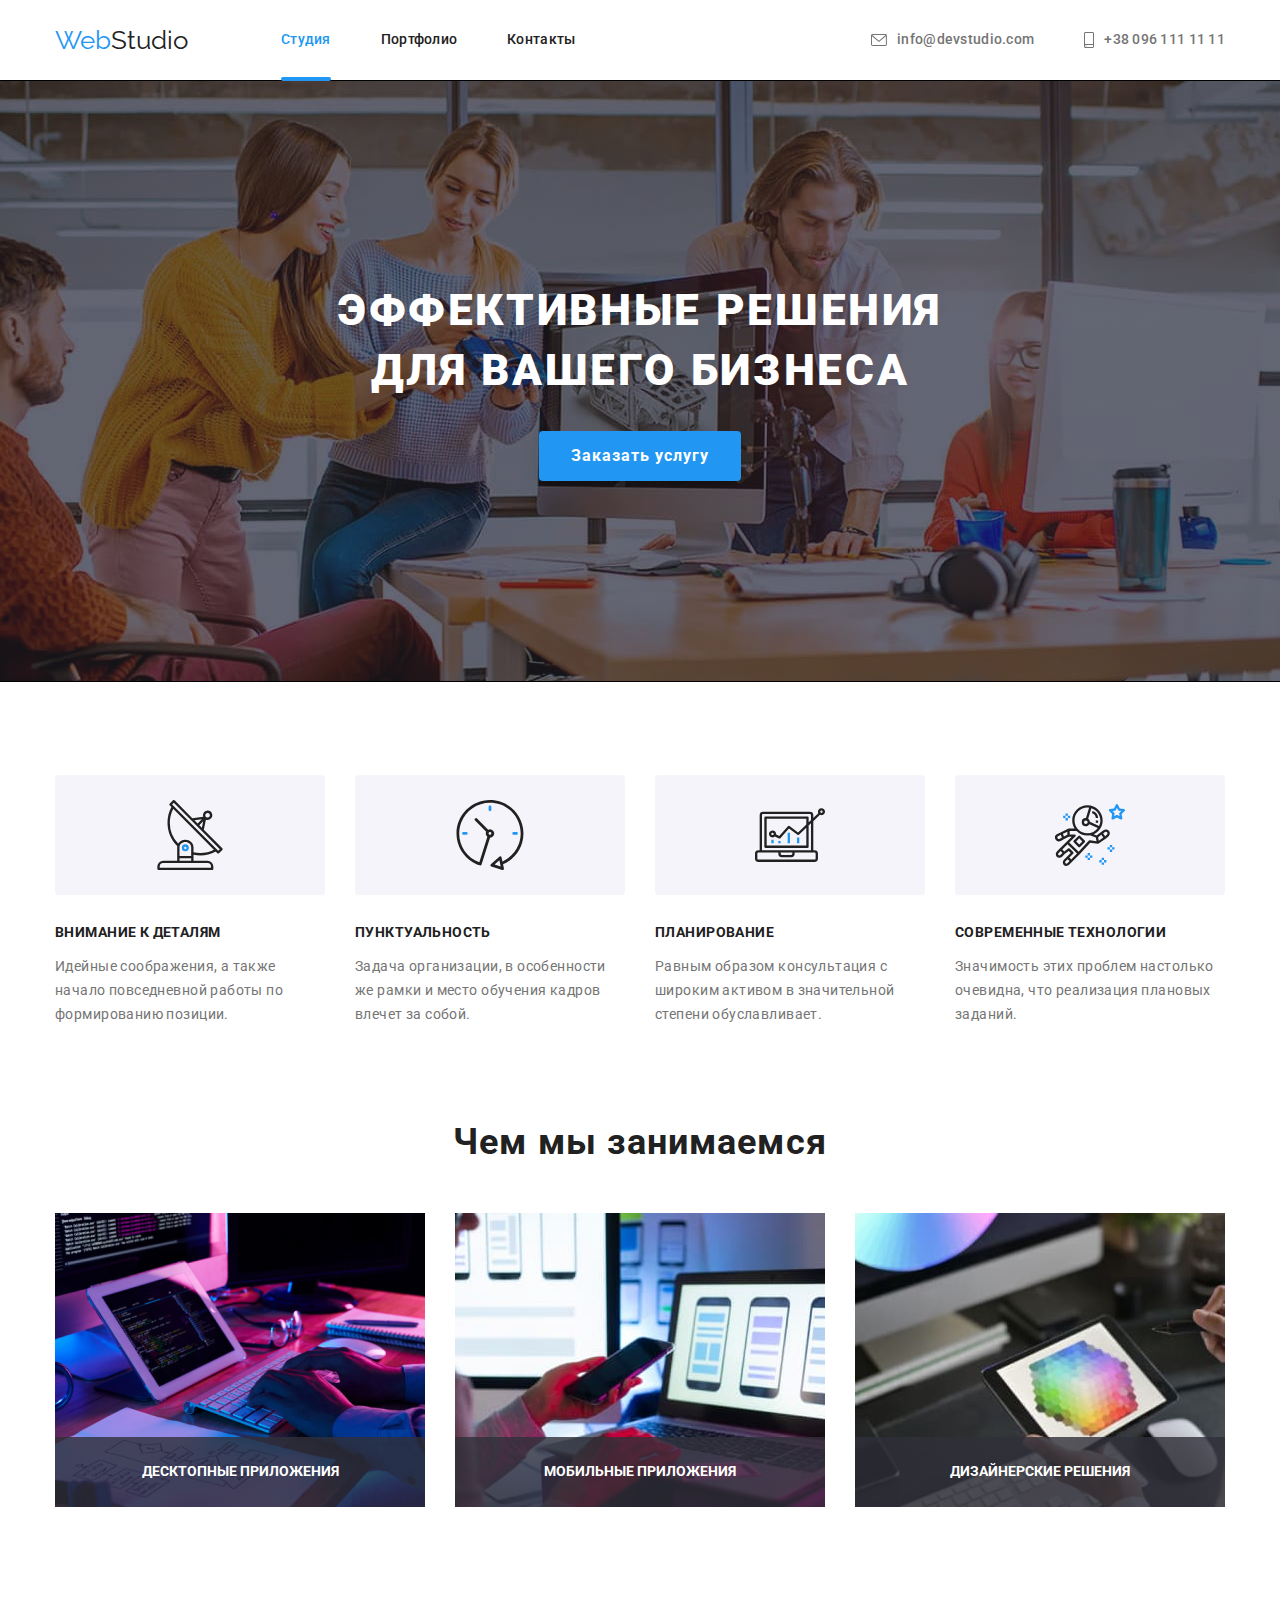
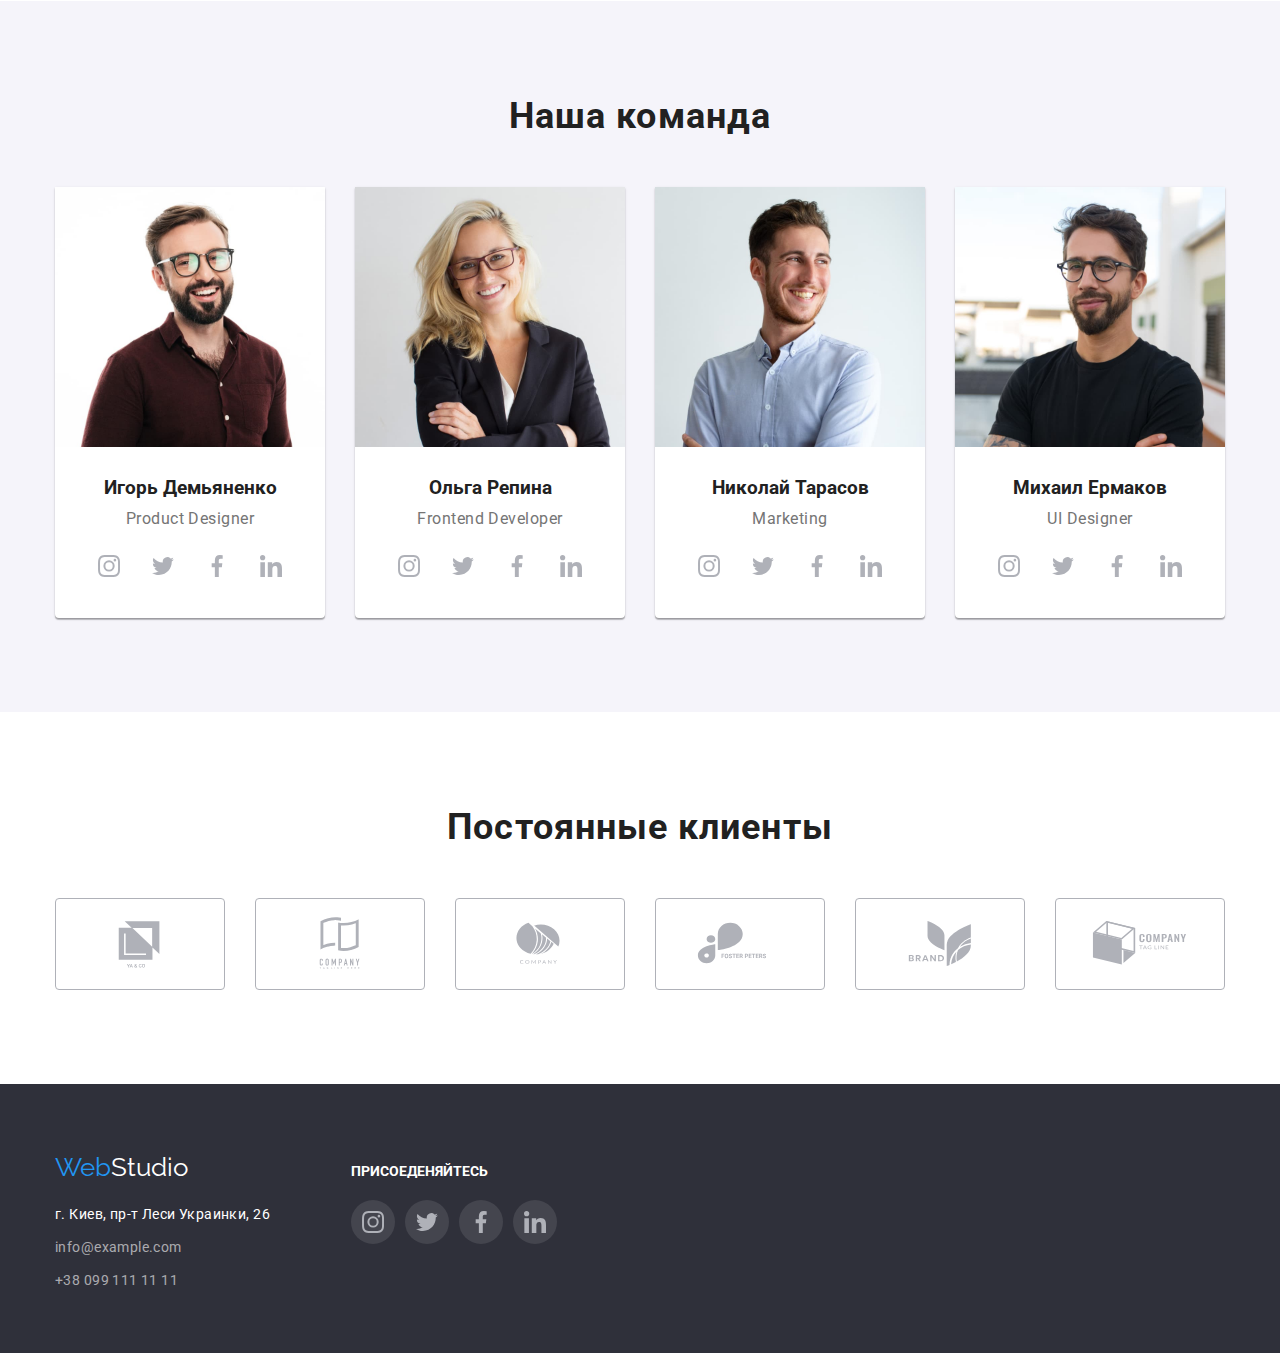
<file: index.html>
<!DOCTYPE html>
<html lang="ru">
  <head>
    <meta charset="UTF-8" />
    <meta http-equiv="X-UA-Compatible" content="IE=edge" />
    <meta name="viewport" content="width=device-width, initial-scale=1.0" />
    <title>Студия</title>
    <link
      rel="preconnect"
      href="https://cdnjs.cloudflare.com/ajax/libs/modern-normalize/1.1.0/modern-normalize.min.css"
    />
    <link rel="preconnect" href="https://fonts.googleapis.com" />
    <link rel="preconnect" href="https://fonts.gstatic.com" crossorigin />
    <link
      rel="stylesheet"
      href="https://fonts.googleapis.com/css2?family=Raleway:wght@700&family=Roboto:wght@400;500;700;900&display=swap"
    />
    <link rel="stylesheet" href="./css/styles.css" />
  </head>
  <body class="page">
    <!--Навигация-->
    <header class="page-header">
      <div class="container header-container">
        <nav class="nav-container">
          <a href="/index.html" class="logo-web"
            >Web<span class="logo-studio-header">Studio</span></a
          >
          <ul class="site-nav list">
            <li class="site-nav-item">
              <a href="" class="link current">Студия</a>
            </li>
            <li class="site-nav-item">
              <a href="./portfolio.html" class="link">Портфолио</a>
            </li>
            <li class="site-nav-item"><a href="" class="link">Контакты</a></li>
          </ul>
        </nav>

        <ul class="auth-nav list">
          <li class="auth-nav-item">
            <a href="mailto:info@devstudio.com" class="auth-nav-link">
              <svg class="icon-envelopehover">
                <use href="./images/sprite.svg#icon-envelopehover"></use>
              </svg>
              info@devstudio.com</a
            >
          </li>

          <li class="auth-nav-item">
            <a href="tel:+380961111111" class="auth-nav-link">
              <svg class="icon-smartphone">
                <use href="./images/sprite.svg#icon-smartphone"></use>
              </svg>
              +38 096 111 11 11</a
            >
          </li>
        </ul>
      </div>
    </header>
    <main>
      <section class="hero">
        <div class="container">
          <h1 class="hero-title">Эффективные решения для вашего бизнеса</h1>

          <button type="button" class="button hero-button" data-modal-open>
            Заказать услугу
          </button>
          <div class="backdrop is-hidden" data-modal>
            <div class="modal">
              <button data-modal-close class="close-button">
                <svg class="icon-close">
                  <use href="./images/icon-close.svg#icon-icon-close"></use>
                </svg>
              </button>
            </div>
          </div>
        </div>
      </section>

      <!--Описание-->
      <section class="section">
        <div class="container">
          <h2 class="visually-hidden">Преимущества</h2>
          <ul class="feature-list list">
            <li class="item">
              <div class="item-icon">
                <svg class="icon-antenna">
                  <use href="./images/sprite.svg#icon-antenna"></use>
                </svg>
              </div>
              <h3 class="title">внимание к деталям</h3>
              <p class="title-text">
                Идейные соображения, а также начало повседневной работы по
                формированию позиции.
              </p>
            </li>
            <li class="item">
              <div class="item-icon">
                <svg class="icon-clock">
                  <use href="./images/sprite.svg#icon-clock"></use>
                </svg>
              </div>
              <h3 class="title">пунктуальность</h3>
              <p class="title-text">
                Задача организации, в особенности же рамки и место обучения
                кадров влечет за собой.
              </p>
            </li>
            <li class="item">
              <div class="item-icon">
                <svg class="icon-diagram">
                  <use href="./images/sprite.svg#icon-diagram"></use>
                </svg>
              </div>
              <h3 class="title">планирование</h3>
              <p class="title-text">
                Равным образом консультация с широким активом в значительной
                степени обуславливает.
              </p>
            </li>
            <li class="item">
              <div class="item-icon">
                <svg class="icon-astronaut">
                  <use href="./images/sprite.svg#icon-astronaut"></use>
                </svg>
              </div>
              <h3 class="title">современные технологии</h3>
              <p class="title-text">
                Значимость этих проблем настолько очевидна, что реализация
                плановых заданий.
              </p>
            </li>
          </ul>
        </div>
      </section>

      <!--Чем занимаемся-->
      <section class="section section-work">
        <div class="container">
          <h2 class="section-title">Чем мы занимаемся</h2>
          <ul class="what-we-do list">
            <li class="item-list">
              <div class="text-box">
                <img
                  src="images/img1.jpg"
                  alt="Пишем код на ноутбуке"
                  width="370"
                />
                <div class="text-item text-box-propities">
                  <p class="text">десктопные приложения</p>
                </div>
              </div>
            </li>
            <li class="item-list">
              <div class="text-box">
                <img
                  src="images/img2.jpg"
                  alt="Выбираем дизайн смартфона"
                  width="370"
                />
                <div class="text-item text-box-propities">
                  <p class="text">мобильные приложения</p>
                </div>
              </div>
            </li>
            <li class="item-list">
              <div class="text-box">
                <img
                  src="images/img3.jpg"
                  alt="Выбираем палитру цветов"
                  width="370"
                />
                <div class="text-item text-box-propities">
                  <p class="text">дизайнерские решения</p>
                </div>
              </div>
            </li>
          </ul>
        </div>
      </section>

      <!--Команда-->
      <section class="section team-container">
        <div class="container">
          <h2 class="team-title">Наша команда</h2>
          <ul class="team-list">
            <li class="team-item">
              <img
                src="./images/photo1.jpg"
                alt="ihor-demyanenko"
                width="270"
              />
              <div class="team-info">
                <h3 class="team-name">Игорь Демьяненко</h3>

                <p class="team-work">Product Designer</p>
                <ul class="team-socials">
                  <li class="socials-icon">
                    <a href="#" class="socials-link">
                      <svg class="icon-instagram">
                        <use href="./images/sprite.svg#icon-instagram"></use>
                      </svg>
                    </a>
                  </li>
                  <li class="socials-icon">
                    <a href="#" class="socials-link">
                      <svg class="icon-twitter">
                        <use href="./images/sprite.svg#icon-twitter"></use>
                      </svg>
                    </a>
                  </li>
                  <li class="socials-icon">
                    <a href="#" class="socials-link">
                      <svg class="icon-facebook">
                        <use href="./images/sprite.svg#icon-facebook"></use>
                      </svg>
                    </a>
                  </li>
                  <li class="socials-icon">
                    <a href="#" class="socials-link">
                      <svg class="icon-linkedin">
                        <use href="./images/sprite.svg#icon-linkedin"></use>
                      </svg>
                    </a>
                  </li>
                </ul>
              </div>
            </li>
            <li class="team-item">
              <img src="./images/photo2.jpg" alt="olha-repina" width="270" />
              <div class="team-info">
                <h3 class="team-name">Ольга Репина</h3>

                <p class="team-work">Frontend Developer</p>
                <ul class="team-socials">
                  <li class="socials-icon">
                    <a href="#" class="socials-link">
                      <svg class="icon-instagram">
                        <use href="./images/sprite.svg#icon-instagram"></use>
                      </svg>
                    </a>
                  </li>
                  <li class="socials-icon">
                    <a href="#" class="socials-link">
                      <svg class="icon-twitter">
                        <use href="./images/sprite.svg#icon-twitter"></use>
                      </svg>
                    </a>
                  </li>
                  <li class="socials-icon">
                    <a href="#" class="socials-link">
                      <svg class="icon-facebook">
                        <use href="./images/sprite.svg#icon-facebook"></use>
                      </svg>
                    </a>
                  </li>
                  <li class="socials-icon">
                    <a href="#" class="socials-link">
                      <svg class="icon-linkedin">
                        <use href="./images/sprite.svg#icon-linkedin"></use>
                      </svg>
                    </a>
                  </li>
                </ul>
              </div>
            </li>
            <li class="team-item">
              <img
                src="./images/photo3.jpg"
                alt="nikolay-tarasov"
                width="270"
              />
              <div class="team-info">
                <h3 class="team-name">Николай Тарасов</h3>

                <p class="team-work">Marketing</p>
                <ul class="team-socials">
                  <li class="socials-icon">
                    <a href="#" class="socials-link">
                      <svg class="icon-instagram">
                        <use href="./images/sprite.svg#icon-instagram"></use>
                      </svg>
                    </a>
                  </li>
                  <li class="socials-icon">
                    <a href="#" class="socials-link">
                      <svg class="icon-twitter">
                        <use href="./images/sprite.svg#icon-twitter"></use>
                      </svg>
                    </a>
                  </li>
                  <li class="socials-icon">
                    <a href="#" class="socials-link">
                      <svg class="icon-facebook">
                        <use href="./images/sprite.svg#icon-facebook"></use>
                      </svg>
                    </a>
                  </li>
                  <li class="socials-icon">
                    <a href="#" class="socials-link">
                      <svg class="icon-linkedin">
                        <use href="./images/sprite.svg#icon-linkedin"></use>
                      </svg>
                    </a>
                  </li>
                </ul>
              </div>
            </li>
            <li class="team-item">
              <img src="./images/photo4.jpg" alt="mihail-ermakov" width="270" />
              <div class="team-info">
                <h3 class="team-name">Михаил Ермаков</h3>

                <p class="team-work">UI Designer</p>
                <ul class="team-socials">
                  <li class="socials-icon">
                    <a href="#" class="socials-link">
                      <svg class="icon-instagram">
                        <use href="./images/sprite.svg#icon-instagram"></use>
                      </svg>
                    </a>
                  </li>
                  <li class="socials-icon">
                    <a href="#" class="socials-link">
                      <svg class="icon-twitter">
                        <use href="./images/sprite.svg#icon-twitter"></use>
                      </svg>
                    </a>
                  </li>
                  <li class="socials-icon">
                    <a href="#" class="socials-link">
                      <svg class="icon-facebook">
                        <use href="./images/sprite.svg#icon-facebook"></use>
                      </svg>
                    </a>
                  </li>
                  <li class="socials-icon">
                    <a href="#" class="socials-link">
                      <svg class="icon-linkedin">
                        <use href="./images/sprite.svg#icon-linkedin"></use>
                      </svg>
                    </a>
                  </li>
                </ul>
              </div>
            </li>
          </ul>
        </div>
      </section>

      <section class="section">
        <div class="container">
          <h2 class="clients-title">Постоянные клиенты</h2>
          <ul class="clients-list">
            <li class="clients-item">
              <a href="/" class="clients-link">
                <svg class="clients-icon">
                  <use href="./images/sprite.svg#icon-Logo1"></use>
                </svg>
              </a>
            </li>
            <li class="clients-item">
              <a href="/" class="clients-link">
                <svg class="clients-icon">
                  <use href="./images/sprite.svg#icon-Logo2"></use>
                </svg>
              </a>
            </li>
            <li class="clients-item">
              <a href="/" class="clients-link">
                <svg class="clients-icon">
                  <use href="./images/sprite.svg#icon-Logo3"></use>
                </svg>
              </a>
            </li>
            <li class="clients-item">
              <a href="/" class="clients-link">
                <svg class="clients-icon">
                  <use href="./images/sprite.svg#icon-Logo4"></use>
                </svg>
              </a>
            </li>
            <li class="clients-item">
              <a href="/" class="clients-link">
                <svg class="clients-icon">
                  <use href="./images/sprite.svg#icon-Logo5"></use>
                </svg>
              </a>
            </li>
            <li class="clients-item">
              <a href="/" class="clients-link">
                <svg class="clients-icon">
                  <use href="./images/sprite.svg#icon-Logo6"></use>
                </svg>
              </a>
            </li>
          </ul>
        </div>
      </section>
    </main>

    <!--Футер-->

    <footer class="footer">
      <div class="container footer-container">
        <div class="footer-contacts">
          <a href="./index.html" class="logo-web-footer" lang="en"
            >Web<span class="logo-footer">Studio</span></a
          >
          <address class="address-container">
            <ul class="address-list">
              <li class="link-address">
                <a href="#" class="address-map"
                  >г. Киев, пр-т Леси Украинки, 26</a
                >
              </li>
              <li class="address-link">
                <a href="mailto:info@example.com" class="address-link"
                  >info@example.com</a
                >
              </li>
              <li class="address-link">
                <a href="tel:+380991111111" class="address-link"
                  >+38 099 111 11 11</a
                >
              </li>
            </ul>
          </address>
        </div>
        <div class="footer-socials">
          <strong class="footer-title">Присоеденяйтесь</strong>
          <ul class="footer-socials-item">
            <li class="footer-socials-icon">
              <a href="#" class="footer-social-link">
                <svg class="icon-instagram">
                  <use href="./images/sprite.svg#icon-instagram"></use>
                </svg>
              </a>
            </li>
            <li class="footer-socials-icon">
              <a href="#" class="footer-social-link">
                <svg class="icon-twitter">
                  <use href="./images/sprite.svg#icon-twitter"></use>
                </svg>
              </a>
            </li>
            <li class="footer-socials-icon">
              <a href="#" class="footer-social-link">
                <svg class="icon-facebook">
                  <use href="./images/sprite.svg#icon-facebook"></use>
                </svg>
              </a>
            </li>
            <li class="footer-socials-icon">
              <a href="#" class="footer-social-link">
                <svg class="icon-linkedin">
                  <use href="./images/sprite.svg#icon-linkedin"></use>
                </svg>
              </a>
            </li>
          </ul>
        </div>
      </div>
    </footer>
    <script src="./js/modal.js"></script>
  </body>
</html>
</file>
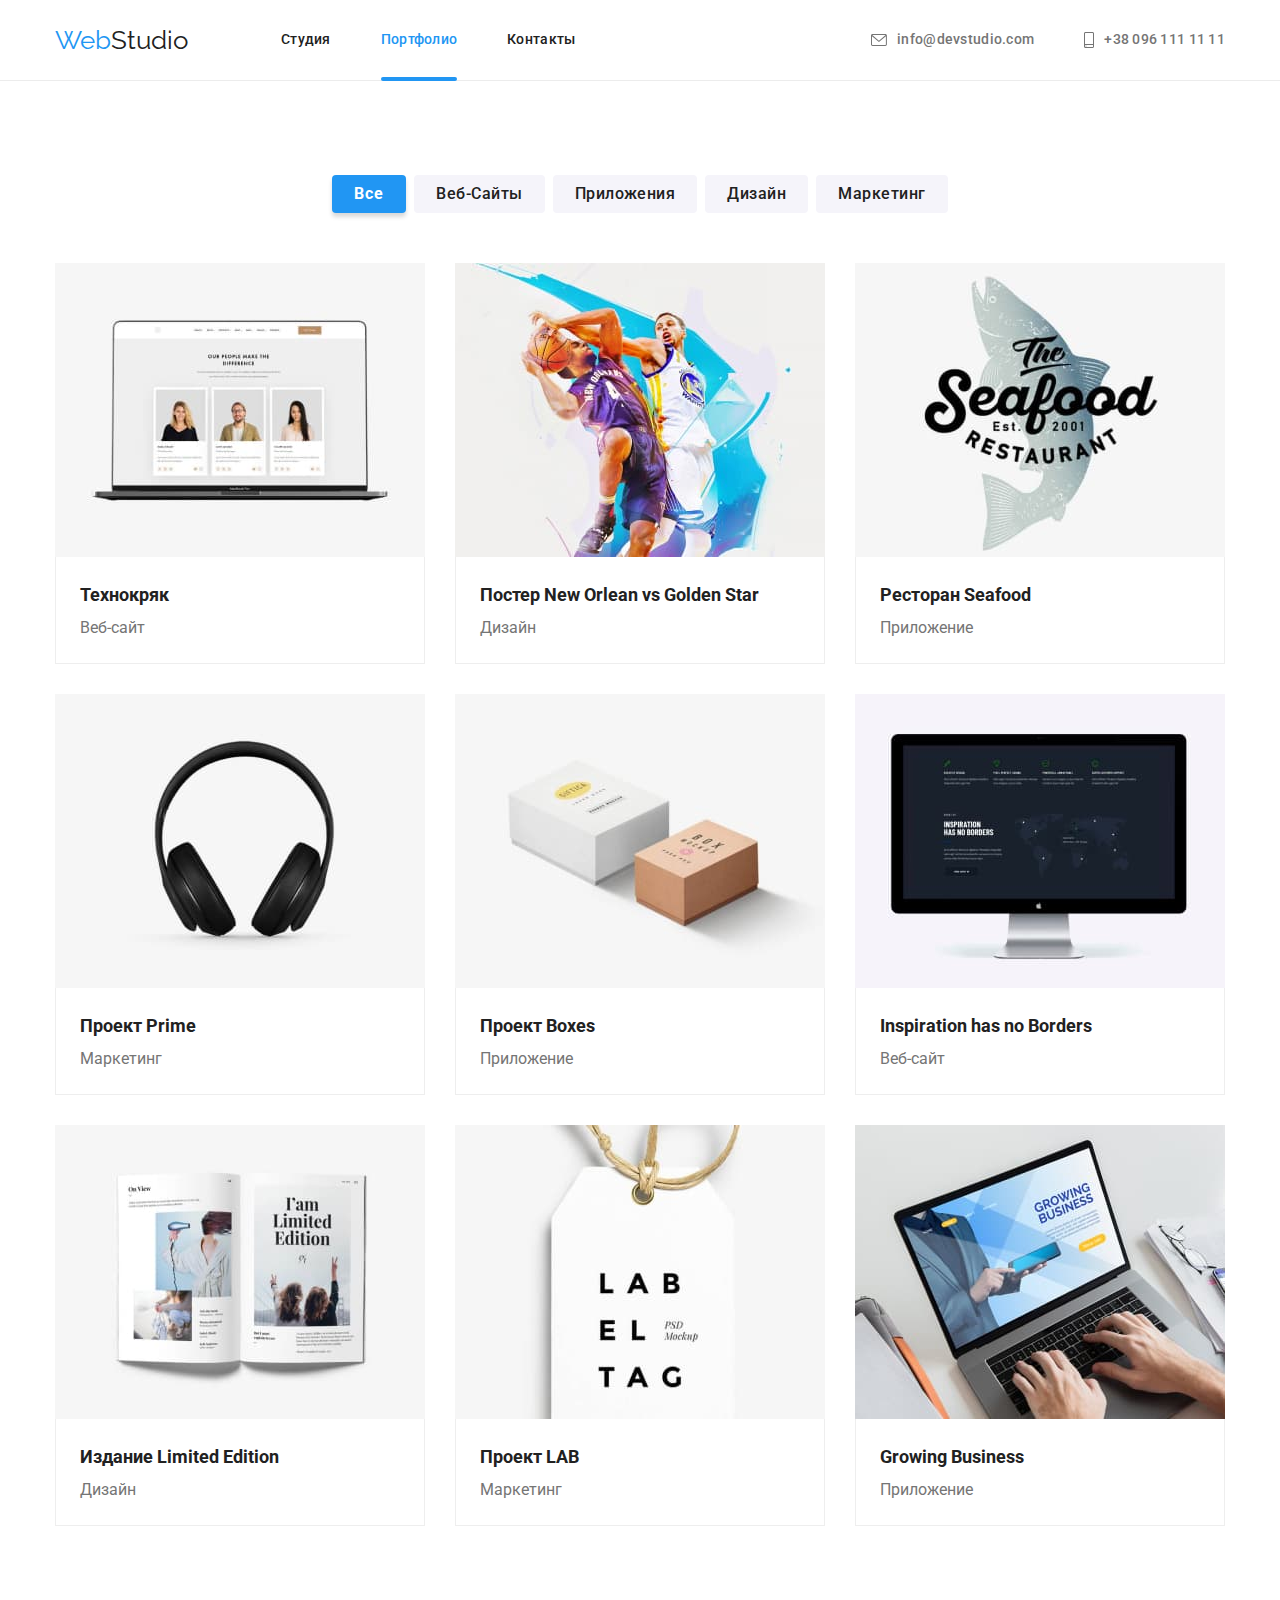
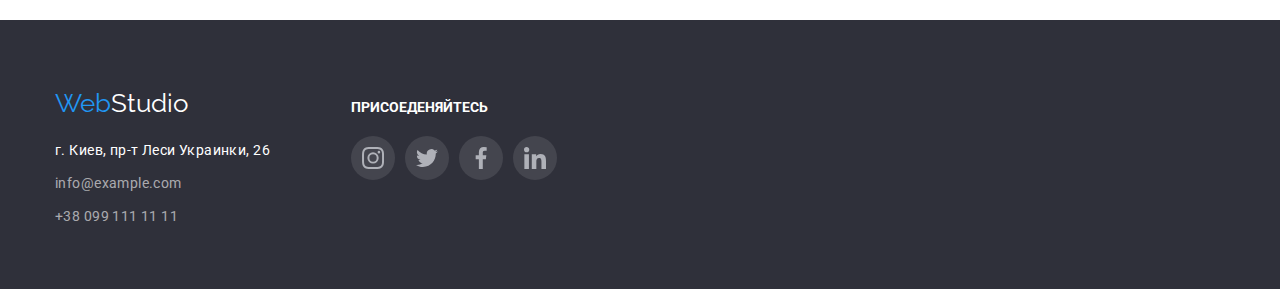
<file: portfolio.html>
<!DOCTYPE html>
<html lang="ru">
  <head>
    <meta charset="UTF-8" />
    <meta http-equiv="X-UA-Compatible" content="IE=edge" />
    <meta name="viewport" content="width=device-width, initial-scale=1.0" />
    <title>Портфолио</title>

    <link rel="preconnect" href="https://fonts.googleapis.com" />
    <link rel="preconnect" href="https://fonts.gstatic.com" crossorigin />
    <link
      href="https://fonts.googleapis.com/css2?family=Raleway:wght@700&family=Roboto:wght@400;500;700;900&display=swap"
      rel="stylesheet"
    />
    <link
      rel="stylesheet"
      href="https://cdnjs.cloudflare.com/ajax/libs/modern-normalize/1.1.0/modern-normalize.min.css"
    />
    <link rel="stylesheet" href="./css/styles.css" />
  </head>
  <body class="page">
    <!--Навигация-->
    <header class="page-header">
      <div class="container header-container">
        <nav class="nav-container">
          <a href="/index.html" class="logo-web"
            >Web<span class="logo-studio-header">Studio</span></a
          >
          <ul class="site-nav list">
            <li class="site-nav-item">
              <a href="./index.html" class="link">Студия</a>
            </li>
            <li class="site-nav-item">
              <a href="./portfolio.html" class="link current">Портфолио</a>
            </li>
            <li class="site-nav-item"><a href="" class="link">Контакты</a></li>
          </ul>
        </nav>

        <ul class="auth-nav list">
          <li class="auth-nav-item">
            <a href="mailto:info@devstudio.com" class="auth-nav-link">
              <svg class="icon-envelopehover">
                <use href="./images/sprite.svg#icon-envelopehover"></use></svg>info@devstudio.com</a
            >
          </li>
          <li class="auth-nav-item">
            <a href="tel:+380961111111" class="auth-nav-link">
              <svg class="icon-smartphone">
                <use href="./images/sprite.svg#icon-smartphone"></use></svg>+38 096 111 11 11
            </a>
          </li>
        </ul>
      </div>
    </header>
    <main>
      <!--Выбор работ-->

      <section class="section">
        <div class="container">
          
            <h1 class="visually-hidden">Portfolio</h1>
            <ul class="portofolio-buttons">
              <li class="ibutton">
                <button type="button" class="button primary">Все</button>
              </li>
              <li class="ibutton">
                <button type="button" class="button secondary">
                  Веб-Сайты
                </button>
              </li>
              <li class="ibutton">
                <button type="button" class="button secondary">
                  Приложения
                </button>
              </li>
              <li class="ibutton">
                <button type="button" class="button secondary">Дизайн</button>
              </li>
              <li class="ibutton">
                <button type="button" class="button secondary">
                  Маркетинг
                </button>
              </li>
            </ul>
          

          <ul class="portfolio-type">
            <li class="portfolio-part">
              <a href="" class="portfolio-link">
                <div class="product-thumb">
                  <img
                    src="./images/notebook1.jpg"
                    alt="Ноутбук на котором открыт сайт"
                    width="370"
                  />

                  <p class="hidden-info">
                    Технокряк это современная площадка распространения
                    коронавируса. Компании используют эту платформу для
                    цифрового шпионажа и атак на защищённые сервера конкурентов.
                  </p>
                </div>
                <div class="card-info">
                  <h3 class="portfolio-name">Технокряк</h3>

                  <p class="portfolio-list">Веб-сайт</p>
                </div>
              </a>
            </li>
            <li class="portfolio-part">
              <a href="" class="portfolio-link">
                <div class="product-thumb">
                  <img
                    src="./images/poster.jpg"
                    alt="<Баскетболисты>"
                    width="370"
                  />
                  <p class="hidden-info">
                    Технокряк это современная площадка распространения
                    коронавируса. Компании используют эту платформу для
                    цифрового шпионажа и атак на защищённые сервера конкурентов.
                  </p>
                </div>
                <div class="card-info">
                  <h3 class="portfolio-name">
                    Постер New Orlean vs Golden Star
                  </h3>

                  <p class="portfolio-list">Дизайн</p>
                </div></a
              >
            </li>
            <li class="portfolio-part">
              <a href="" class="portfolio-link">
                <div class="product-thumb">
                  <img
                    src="./images/logotype.jpg"
                    alt="Эмблема ресторана"
                    width="370"
                  />
                  <p class="hidden-info">
                    Технокряк это современная площадка распространения
                    коронавируса. Компании используют эту платформу для
                    цифрового шпионажа и атак на защищённые сервера конкурентов.
                  </p>
                </div>
                <div class="card-info">
                  <h3 class="portfolio-name">Ресторан Seafood</h3>

                  <p class="portfolio-list">Приложение</p>
                </div></a
              >
            </li>
            <li class="portfolio-part">
              <a href="" class="portfolio-link">
                <div class="product-thumb">
                  <img
                    src="./images/headphones.jpg"
                    alt="Наушники"
                    width="370"
                  />
                  <p class="hidden-info">
                    Технокряк это современная площадка распространения
                    коронавируса. Компании используют эту платформу для
                    цифрового шпионажа и атак на защищённые сервера конкурентов.
                  </p>
                </div>
                <div class="card-info">
                  <h3 class="portfolio-name">Проект Prime</h3>

                  <p class="portfolio-list">Маркетинг</p>
                </div></a
              >
            </li>
            <li class="portfolio-part">
              <a href="" class="portfolio-link">
                <div class="product-thumb">
                  <img src="./images/boxes.jpg" alt="Коробки" width="370" />

                  <p class="hidden-info">
                    Технокряк это современная площадка распространения
                    коронавируса. Компании используют эту платформу для
                    цифрового шпионажа и атак на защищённые сервера конкурентов.
                  </p>
                </div>
                <div class="card-info">
                  <h3 class="portfolio-name">Проект Boxes</h3>

                  <p class="portfolio-list">Приложение</p>
                </div></a
              >
            </li>
            <li class="portfolio-part">
              <a href="" class="portfolio-link">
                <div class="product-thumb">
                  <img src="./images/monitor.jpg" alt="Монитор" width="370" />

                  <p class="hidden-info">
                    Технокряк это современная площадка распространения
                    коронавируса. Компании используют эту платформу для
                    цифрового шпионажа и атак на защищённые сервера конкурентов.
                  </p>
                </div>

                <div class="card-info">
                  <h3 class="portfolio-name">Inspiration has no Borders</h3>

                  <p class="portfolio-list">Веб-сайт</p>
                </div></a
              >
            </li>
            <li class="portfolio-part">
              <a href="" class="portfolio-link">
                <div class="product-thumb">
                  <img
                    src="./images/magazine.jpg"
                    alt="Разворот журнала"
                    width="370"
                  />
                  <p class="hidden-info">
                    Технокряк это современная площадка распространения
                    коронавируса. Компании используют эту платформу для
                    цифрового шпионажа и атак на защищённые сервера конкурентов.
                  </p>
                </div>
                <div class="card-info">
                  <h3 class="portfolio-name">Издание Limited Edition</h3>

                  <p class="portfolio-list">Дизайн</p>
                </div></a
              >
            </li>
            <li class="portfolio-part">
              <a href="" class="portfolio-link">
                <div class="product-thumb">
                  <img src="./images/label.jpg" alt="Бирка" width="370" />

                  <p class="hidden-info">
                    Технокряк это современная площадка распространения
                    коронавируса. Компании используют эту платформу для
                    цифрового шпионажа и атак на защищённые сервера конкурентов.
                  </p>
                </div>
                <div class="card-info">
                  <h3 class="portfolio-name">Проект LAB</h3>

                  <p class="portfolio-list">Маркетинг</p>
                </div></a
              >
            </li>
            <li class="portfolio-part">
              <a href="" class="portfolio-link">
                <div class="product-thumb">
                  <img
                    src="./images/notebook2.jpg"
                    alt="Набор текста на ноутбуке"
                    width="370"
                  />

                  <p class="hidden-info">
                    Технокряк это современная площадка распространения
                    коронавируса. Компании используют эту платформу для
                    цифрового шпионажа и атак на защищённые сервера конкурентов.
                  </p>
                </div>

                <div class="card-info">
                  <h3 class="portfolio-name">Growing Business</h3>

                  <p class="portfolio-list">Приложение</p>
                </div></a
              >
            </li>
          </ul>
        </div>
      </section>
    </main>
    <!--Футер-->
    <footer class="footer">
      <div class="container footer-container">
        <div class="footer-contacts">
          <a href="./index.html" class="logo-web-footer" lang="en"
            >Web<span class="logo-footer">Studio</span></a
          >
          <address class="address-container">
            <ul class="address-list">
              <li class="link-address">
                <a href="#" class="address-map"
                  >г. Киев, пр-т Леси Украинки, 26</a
                >
              </li>
              <li class="address-link">
                <a href="mailto:info@example.com" class="address-link"
                  >info@example.com</a
                >
              </li>
              <li class="address-link">
                <a href="tel:+380991111111" class="address-link"
                  >+38 099 111 11 11</a
                >
              </li>
            </ul>
          </address>
        </div>
        <div class="footer-socials">
          <strong class="footer-title">Присоеденяйтесь</strong>
          <ul class="footer-socials-item">
            <li class="footer-socials-icon">
              <a href="#" class="footer-social-link">
                <svg class="icon-instagram">
                  <use href="./images/sprite.svg#icon-instagram"></use>
                </svg>
              </a>
            </li>
            <li class="footer-socials-icon">
              <a href="#" class="footer-social-link">
                <svg class="icon-twitter">
                  <use href="./images/sprite.svg#icon-twitter"></use>
                </svg>
              </a>
            </li>
            <li class="footer-socials-icon">
              <a href="#" class="footer-social-link">
                <svg class="icon-facebook">
                  <use href="./images/sprite.svg#icon-facebook"></use>
                </svg>
              </a>
            </li>
            <li class="footer-socials-icon">
              <a href="#" class="footer-social-link">
                <svg class="icon-linkedin">
                  <use href="./images/sprite.svg#icon-linkedin"></use>
                </svg>
              </a>
            </li>
          </ul>
        </div>
      </div>
    </footer>
  </body>
</html>
</file>
<file: css/styles.css>
:root {
  --primary-text-color: #757575;
  --title-text-color: #212121;
  --accent-text-color: #2196f3;
  --second-accent-text-color: #ffffff;
  --accent-bg-color: #f5f4fa;
  --buttons-bg-color: #2196f3;
  --second-bg-color: #2f303a;
  --border-color: #afb1b8;

  --main-font: "Roboto", sans-serif;
  --logo-font: "Raleway", sans-serif;
}

body {
  color: var(--primary-text-color);
  background-color: var(--second-accent-text-color);
  font-family: Roboto, sans-serif;
  margin: 0;
}

h1,
h2,
h3,
p {
  padding: 0;
}

ul {
  padding: 0;
  margin: 0;
  list-style: none;
}

.container {
  width: 1200px;
  padding-right: 15px;
  padding-left: 15px;
  margin-right: auto;
  margin-left: auto;
  box-sizing: border-box;
}

.list {
  list-style: none;
}

.logo {
  text-decoration: none;
  display: block;
}

.nav-container {
  display: flex;
  align-items: center;
}
.logo-studio-header {
  color: var(--title-text-color);
  font-family: var(--logo-font);
  font-size: 26px;
  line-height: 1.19;
  text-decoration: none;
}

.logo-web {
  color: var(--accent-text-color);
  font-family: var(--logo-font);
  font-size: 26px;
  line-height: 1.19;
  text-decoration: none;
  padding-top: 24px;
  padding-bottom: 24px;
}

.logo-web-footer {
  display: block;
  color: var(--accent-text-color);
  font-family: var(--logo-font);
  font-size: 26px;
  line-height: 1.19;
  text-decoration: none;
  margin-top: 0;
  margin-right: 93px;
  margin-bottom: 20px;
  padding-right: 0;
}

.logo-studio-header {
  color: var(--title-text-color);
  font-family: var(--logo-font);
  font-size: 26px;
  line-height: 1.19;
  text-decoration: none;
}

.page-header {
  border-bottom: 1px solid #ececec;
}

.section {
  padding-top: 94px;
  padding-bottom: 94px;
}

.site-contact .link {
  color: var(--primary-text-color);
  font-weight: 500;
  font-size: 14px;
  line-height: 1, 14;
  letter-spacing: 0.02em;
  text-decoration: none;
  color: var(--accent-text-color);
}
.site-nav .link:hover,
.site-nav .link:focus,
.auth-nav .auth-nav-link:hover,
.auth-nav .auth-nav-link:focus {
  color: var(--accent-text-color);
}

.site-nav .site-nav-link.current {
  color: var(--accent-text-color);
}
.site-nav .link {
  color: var(--title-text-color);
  font-weight: 500;
  font-size: 14px;
  line-height: 1.14;
  letter-spacing: 0.02em;
  text-decoration: none;
  display: block;
  padding-top: 32px;
  padding-bottom: 32px;
  transition: color 250ms cubic-bezier(0.4, 0, 0.2, 1);
}

.site-nav {
  display: flex;
  margin-left: 93px;
}
.header-container {
  display: flex;
  align-items: center;
}

.site-nav-item:not(:last-child) {
  margin-right: 50px;
}

.portofolio-buttons {
  margin-left: 8px;
}
.auth-nav .auth-nav-link {
  color: var(--primary-text-color);
  font-weight: 500;
  font-size: 14px;
  line-height: 1.14;
  letter-spacing: 0.02em;
  text-decoration: none;
  transition: color 250ms cubic-bezier(0.4, 0, 0.2, 1);
}
.auth-nav {
  display: flex;
  margin-left: auto;
}

.link.current::after {
  content: "";
  position: absolute;
  display: block;
  width: 100%;
  height: 4px;
  background-color: var(--accent-text-color);
  border-radius: 2px;
  bottom: -1px;
}

.auth-nav-item:not(:last-child) {
  margin-right: 50px;
}

.auth-nav-item .auth-nav-link {
  padding-top: 32px;
  padding-bottom: 32px;
  display: flex;
  align-items: center;
}

.feature-list {
  display: flex;
  margin-left: 0;
  margin-right: 0;
  margin-top: 0;
  margin-bottom: 0;
}

.feature-list .item:not(:last-child) {
  margin-right: 30px;
}

.icon-envelopehover {
  list-style: none;
  width: 16px;
  height: 12px;
  fill: currentColor;
  vertical-align: middle;
}

.icon-smartphone {
  width: 10px;
  height: 16px;
  fill: currentColor;
  vertical-align: middle;
}

.icon-envelopehover,
.icon-smartphone {
  margin-right: 10px;
}

.contacts-icon {
  color: #afb1b8;
  transition: color 250ms cubic-bezier(0.4, 0, 0.2, 1);
}

.contacts-icon:hover {
  color: var(--buttons-bg-color);
}

.what-we-do {
  display: flex;
  justify-content: center;
}
.what-we-do .item-list + .item-list {
  margin-left: 30px;
}

.site-nav .link.current {
  color: var(--accent-text-color);
}

.site-nav-item {
  position: relative;
}

.nav-container {
  display: flex;
  align-items: center;
  justify-content: space-around;
}
.hero {
  background-color: var(--second-bg-color);
  max-width: 1600px;
  height: 600px;
  display: flex;
  margin-left: auto;
  margin-right: auto;
  flex-direction: column;
  justify-content: center;
  align-items: center;
  background-repeat: no-repeat;
  background-position: center;
  background-size: cover;
  background-image: linear-gradient(
      rgba(47, 48, 58, 0.4),
      rgba(47, 48, 58, 0.4)
    ),
    url(../images/hero.jpg);

  outline: 1px solid black;
}

.backdrop {
  position: fixed;
  top: 0;
  left: 0;
  width: 100%;
  height: 100%;
  background-color: rgba(0, 0, 0, 0.2);
  opacity: 1;
  z-index: 2;
  transition: opacity 250ms cubic-bezier(0.4, 0, 0.2, 1);
}

.backdrop.is-hidden {
  opacity: 0;
  pointer-events: none;
  visibility: initial;
}

.modal {
  position: absolute;
  top: 50%;
  left: 50%;
  transform: translate(-50%, -50%);
  min-height: 581px;
  min-width: 528px;
  background: #fff;
  box-shadow: 0px 1px 3px rgba(0, 0, 0, 0.12), 0px 1px 1px rgba(0, 0, 0, 0.14),
    0px 2px 1px rgba(0, 0, 0, 0.2);
  border-radius: 4px;
}

.close-button {
  position: absolute;
  width: 30px;
  height: 30px;
  top: 8px;
  right: 8px;
  border-radius: 50%;
  align-items: center;
  background-color: var(--primary-bg-color);
  border: 1px solid rgba(0, 0, 0, 0.1);
  box-sizing: border-box;
  cursor: pointer;
  transition: fill 250ms cubic-bezier(0.4, 0, 0.2, 1),
    background 250ms cubic-bezier(0.4, 0, 0.2, 1);
}

.icon-close {
  width: 14px;
  height: 14px;
  display: flex;
  justify-content: center;
  align-items: center;
}

.close-button:hover,
.close-button:focus {
  fill: #ffffff;
  background: var(--accent-text-color);
}

.hero-title {
  color: var(--second-accent-text-color);
  font-size: 44px;
  font-weight: 900;
  font-size: 44px;
  line-height: 1.36;
  text-align: center;
  letter-spacing: 0.06em;
  text-transform: uppercase;
  margin-top: 0;
  margin-bottom: 30px;
  margin-left: auto;
  margin-right: auto;
  width: 696px;
}
.section-container {
  margin: 94px 0 94px;
}

.button {
  color: var(--title-text-color);
  background-color: var(--accent-bg-color);
  cursor: pointer;
  font-family: inherit;
}

.button.hero-button {
  color: var(--second-accent-text-color);
  background-color: var(--buttons-bg-color);
  font-weight: bold;
  font-size: 16px;
  line-height: 30px;
  display: inline-block;
  align-items: center;
  letter-spacing: 0.06em;
  border-radius: 4px;
  padding: 10px 32px;
  border: 0;
  box-shadow: 0px 4px 4px rgba(0, 0, 0, 0.15);
  cursor: pointer;
  height: 50px;
  margin: 0 auto;
  display: flex;
   
}

.button.primary {
  color: var(--second-accent-text-color);
  background-color: var(--buttons-bg-color);
  box-shadow: 0px 4px 4px rgba(0, 0, 0, 0.15);
  cursor: pointer;
  font-weight: bold;
  font-size: 16px;
  line-height: 1.63;
  display: flex;
  align-items: center;
  text-align: center;
  letter-spacing: 0.06em;
  border-radius: 4px;
  padding: 6px 22px;
  border: 0;
  cursor: pointer;
  transition: fill 250ms cubic-bezier(0.4, 0, 0.2, 1), border 250ms cubic-bezier(0.4, 0, 0.2, 1); 


}

.button.secondary {
  color: var(--title-text-color);
  background-color: var(--accent-bg-color);
  cursor: pointer;
  font-weight: 500;
  font-size: 16px;
  line-height: 1.63;
  text-align: center;
  letter-spacing: 0.03em;
  border: 0;
  border-radius: 4px;
  padding: 6px 22px;
  cursor: pointer;
  transition: fill 250ms cubic-bezier(0.4, 0, 0.2, 1), border 250ms cubic-bezier(0.4, 0, 0.2, 1);
  
}
.button.secondary:hover,
.button.secondary:focus {
  background-color: var(--accent-text-color);
  color: var(--second-accent-text-color);
}

.ibutton:hover,
.ibutton:focus {
  border-radius: 4px;
  box-shadow: 0px 3px 1px rgba(0, 0, 0, 0.1), 0px 1px 2px rgba(0, 0, 0, 0.08),
  0px 2px 2px rgba(0, 0, 0, 0.12);
}

.ibutton:not(:last-child) {
  margin-right: 8px;
}

.product-thumb {
  position: relative;
  overflow: hidden;
}

.product-thumb::before {
  display: inline-block;
  content: "";
  position: absolute;
  top: 0;
  left: 0;
  width: 100%;
  height: 100%;
  background-color: rgba(33, 150, 243, 0.9);
  opacity: 0;
  transition: opacity 250ms cubic-bezier(0.4, 0, 0.2, 1);
  transform: translateY(100%);
  transition: transform 250ms cubic-bezier(0.4, 0, 0.2, 1);
}

.portfolio-link:hover .product-thumb::before {
  transform: translateY(0);
}

.portfolio-link:hover .hidden-info,
.portfolio-link:hover .product-thumb::before {
  opacity: 1;
}

.hidden-info {
  position: absolute;
  content: "";
  top: 0;
  left: 0;
  font-size: 18px;
  line-height: 28px;
  letter-spacing: 0.03em;
  color: var(--second-accent-text-color);
  padding: 63px 24px;
  opacity: 0;
  margin: 0;
  transition: fill 250ms cubic-bezier(0.4, 0, 0.2, 1), border 250ms cubic-bezier(0.4, 0, 0.2, 1); 
  
}

.item-icon {
  width: 270px;
  height: 120px;
  background-color: var(--accent-bg-color);
  margin-bottom: 30px;
  border-radius: 4px;
  padding: 0;
  border: none;
  display: flex;
  justify-content: center;
  align-items: center;
}

.icon-antenna,
.icon-clock,
.icon-diagram,
.icon-astronaut {
  width: 70px;
  height: 70px;
}

.section-title,
.team-title,
.clients-title {
  color: var(--title-text-color);
  font-weight: bold;
  font-size: 36px;
  line-height: 1.17;
  text-align: center;
  letter-spacing: 0.03em;
  margin: 0 0 50px;
}

.text-box {
  position: relative;
  display: flex;
  justify-content: center;
  align-items: center;
}

.text {
  display: flex;
  text-decoration: none;
  text-transform: uppercase;
  font-weight: 700;
  font-size: 14px;
  font-family: var(--main-font);
  color: var(--second-accent-text-color);
  line-height: 1.64;
  margin: 0;
  padding: 0;
}

.text-box-propities {
  background-color: rgba(47, 48, 58, 0.8);
  display: flex;
  width: 370px;
  height: 70px;
  justify-content: center;
  align-items: center;
}

.text-item {
  position: absolute;
  bottom: 0;
  display: flex;
  margin: 0;
}

.section-work {
  padding-bottom: 94px;
  padding-top: 0;
}
.clients-link {
  fill: var(--border-color);
  width: 170px;
  height: 92px;
  border: 1px solid var(--border-color);
  box-sizing: border-box;
  border-radius: 4px;
  padding: 0;
  display: flex;
  justify-content: center;
  align-items: center;
  cursor: pointer;
  transition: fill 250ms cubic-bezier(0.4, 0, 0.2, 1), border 250ms cubic-bezier(0.4, 0, 0.2, 1);
}
.clients-link:hover,
.clients-link:focus {
  fill: var(--buttons-bg-color);
  border: 1px solid var(--buttons-bg-color);
}

.feature-list .title {
  color: var(--title-text-color);
}
.team-container {
  background-color: var(--accent-bg-color);
}

.team-item {
  background-color: var(--second-accent-text-color);
  box-shadow: 0px 1px 3px rgba(0, 0, 0, 0.12), 0px 1px 1px rgba(0, 0, 0, 0.14),
    0px 2px 1px rgba(0, 0, 0, 0.2);
  border-radius: 0px 0px 4px 4px;
}
.team-info {
  display: block;
  text-align: center;
  color: var(--title-text-color);
  padding: 30px 32px;
}

.team-list {
  list-style: none;
  display: flex;
  justify-content: center;
  padding: 0;
  margin: 0;
}
.team-list .team-item:not(:last-child) {
  margin-right: 30px;
}

.team-name{
  margin-top: 0;
  margin-bottom: 10px;
}

.team-work {
  font-size: 16px;
  line-height: 1.19;
  letter-spacing: 0.03em;
  color: var(--primary-text-color);
  background-color: var(--primary-bg-color);
  text-align: center;
  margin-top: 0;
  margin-bottom: 16px;
}

.team-socials {
  list-style: none;
  display: flex;
  justify-content: center;
  align-items: center;
  cursor: pointer;
  padding: 0;
  margin: 0;
  margin-top: 0;
}

.socials-link {
  width: 44px;
  height: 44px;
  display: flex;
  justify-content: center;
  align-items: center;
  cursor: pointer;
  fill: var(--border-color);
  border-radius: 50%;
  transition: fill 250ms cubic-bezier(0.4, 0, 0.2, 1), background-color 250ms cubic-bezier(0.4, 0, 0.2, 1)
}

.icon-instagram,
.icon-twitter,
.icon-facebook,
.icon-linkedin {
  width: 22px;
  height: 22px;
}

.socials-link:hover,
.socials-link:focus {
  fill: var(--second-accent-text-color);
  background: var(--accent-text-color);
}

.team-socials .socials-icon:not(:last-child) {
  margin-right: 10px;
}

.clients {
  margin: 0;
  padding: 94px 0;
}

.clients-icon {
  width: 106px;
  height: 60px;
}

.clients-list {
  list-style: none;
  display: flex;
  justify-content: center;
  margin: 0;
  padding: 0;
}
.clients-list .clients-item:not(:last-child) {
  margin-right: 30px;
}

.title {
  color: var(--title-text-color);
  font-weight: bold;
  font-size: 14px;
  line-height: 1.14;
  letter-spacing: 0.03em;
  text-transform: uppercase;
  margin-bottom: 14px;
  margin-top: 0;
}

.title-text {
  font-size: 14px;
  line-height: 1.71;
  letter-spacing: 0.03em;
  font-size: 14px;
  letter-spacing: 0.03em;
  margin-bottom: 0;
  margin-top: 0;
  width: 270px;
  color: var(--primary-text-color);
}

.footer {
  background-color: var(--second-bg-color);
  padding: 60px 0;
}

.footer-container {
  display: flex;
  align-items: baseline;
}

.logo-footer {
  color: var(--second-accent-text-color);
  font-size: 26px;
}

.address-list {
  list-style: none;
  padding: 0;
}

.address-map {
  color: var(--second-accent-text-color);
  font-size: 14px;
  line-height: 1.71;
  letter-spacing: 0.03em;
  text-decoration: none;
  font-style: normal;
  display: block;
  margin-bottom: 9px;
}

.address-link {
  font-size: 14px;
  line-height: 1.71;
  letter-spacing: 0.03em;
  color: rgba(255, 255, 255, 0.6);
  text-decoration: none;
  font-style: normal;
  display: block;
  transition: color 250ms cubic-bezier(0.4, 0, 0.2, 1); 
}

.address-link:not(:last-child) {
  margin-bottom: 9px;
}

.footer-social-link:hover,
.footer-social-link:focus {
  fill: #ffffff;
  background: var(--accent-text-color);
}

.footer-socials-item,
.footer-socials-icon:not(:last-child) {
  margin-right: 10px;
}
.footer-title {
  display: block;
  color: var(--second-accent-text-color);
  font-weight: bold;
  font-size: 14px;
  line-height: 1.14;
  text-transform: uppercase;
  margin-top: 0px;
  padding: 0;
}

.footer-socials {
  list-style: none;
  cursor: pointer;
  padding: 0;
  margin-left: 70px;
  margin-top: 20px;
  transition: fill 250ms cubic-bezier(0.4, 0, 0.2, 1), border 250ms cubic-bezier(0.4, 0, 0.2, 1); 
}

.footer-socials-item {
  display: flex;
  margin-top: 20px;
  padding: 0;
  margin-right: 0;
}

.footer-social-link {
  width: 44px;
  height: 44px;
  border-radius: 50%;
  fill: var(--border-color);
  display: flex;
  justify-content: center;
  align-items: center;
  cursor: pointer;
  background-color: rgba(255, 255, 255, 0.1);
  transition: background 250ms cubic-bezier(0.4, 0, 0.2, 1);
}

img {
  display: block;
  width: 100%;
  height: auto;
}

.portfolio-name {
  color: var(--title-text-color);
  font-weight: bold;
  font-size: 18px;
  line-height: 2;
  text-decoration: none;
  margin: 0;
  padding: 0;
}

.porfolio-fix {
  width: 1200px;
  margin: 0 auto;
  padding-left: 15px;
  padding-right: 15px;
}

.portfolio-list {
  color: var(--primary-text-color);
  font-size: 16px;
  line-height: 1.88;
  text-decoration: none;
  padding: 0;
  margin: 0;
}

.portfolio-type {
  list-style: none;
  display: flex;
  flex-wrap: wrap;
  padding: 0;
  margin: 0;
  margin-left: -30px;
  margin-top: -30px;
}

.portfolio-type > .portfolio-part {
  box-sizing: border-box;
  margin-left: 30px;
  margin-top: 30px;
  flex-basis: calc(100% / 3 - 30px);
}

.card-info {
  padding: 20px 24px;
  border: 1px solid #eeeeee;
  border-top: 0;
}

.address:hover,
.address-link:hover,
.address-link:focus,
.address:focus {
  color: var(--accent-text-color);
}
.portofolio-buttons {
  list-style: none;
  display: flex;
  margin: 0;
  padding: 0;
  margin-bottom: 50px;
  justify-content: center;
}

.visually-hidden {
  position: absolute;
  clip: rect(0 0 0 0);
  width: 1px;
  height: 1px;
  margin: -1px;
  margin-top: 0;
}
.portfolio-link {
  position: relative;
  width: 370px;
  text-decoration: none;
 
}

.portfolio-part:hover,
.portfolio-part:focus {
  box-shadow: 0px 1px 1px rgba(0, 0, 0, 0.12), 0px 4px 4px rgba(0, 0, 0, 0.06),
    1px 4px 6px rgba(0, 0, 0, 0.16);
}
</file>
